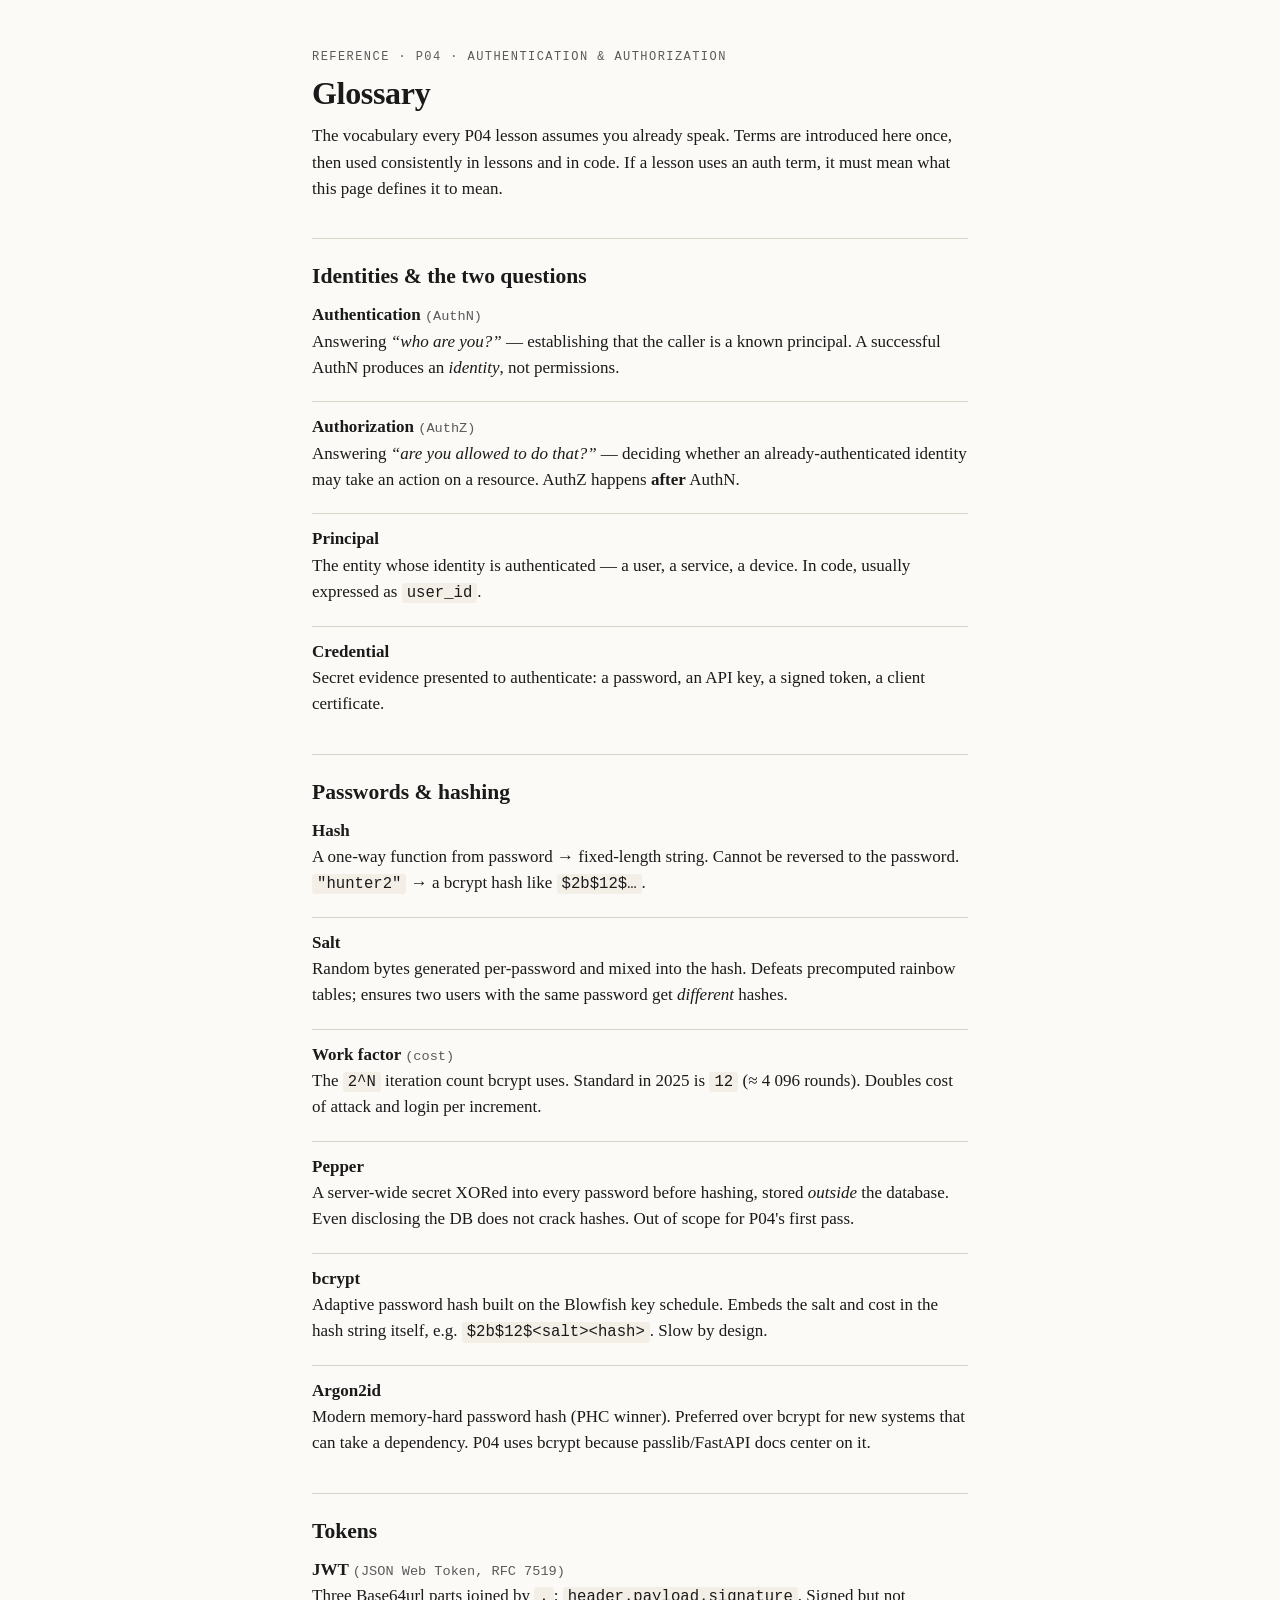
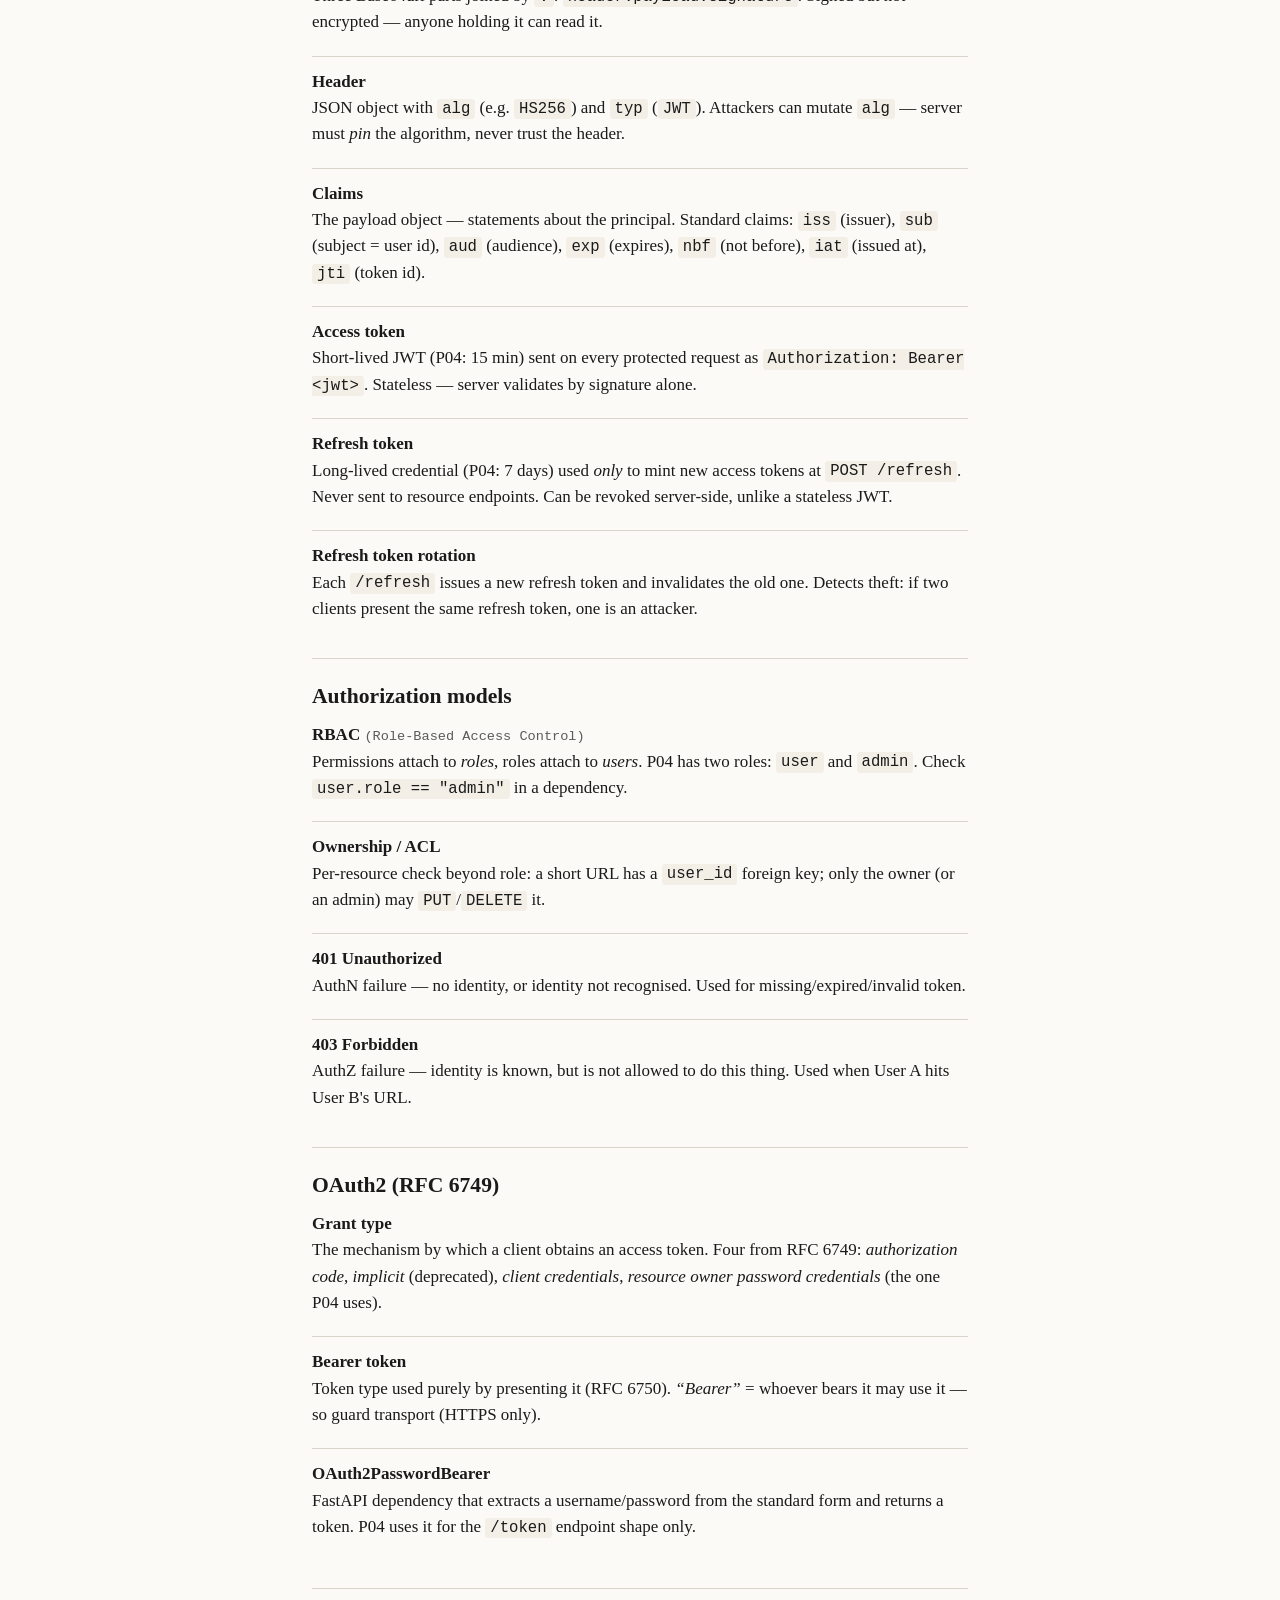
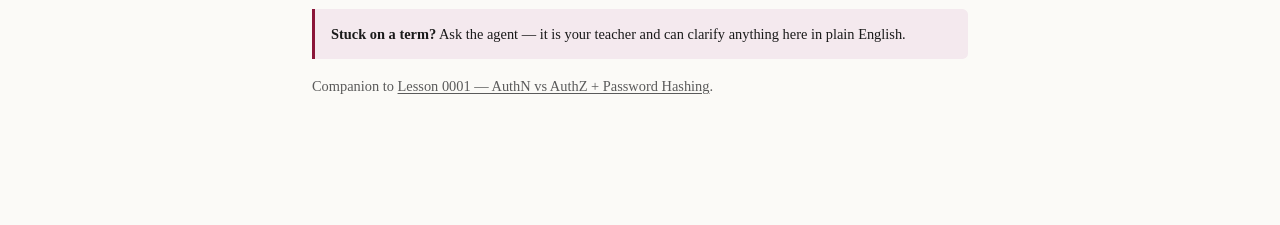
<file: p04/reference/glossary.html>
<!doctype html>
<html lang="en">
<head>
<meta charset="utf-8">
<meta name="viewport" content="width=device-width, initial-scale=1">
<title>P04 — Auth Glossary</title>
<link rel="stylesheet" href="../assets/styles.css">
<style>
  /* Glossary-specific tweaks only; everything else is shared. */
  dl.gloss { margin: 0 0 1.5rem; }
  dl.gloss > dt {
    font-weight: 600;
    margin-top: 1.25rem;
    padding-top: 0.75rem;
    border-top: 1px solid var(--rule);
  }
  dl.gloss > dt:first-child { border-top: 0; margin-top: 0; padding-top: 0; }
  dl.gloss > dd { margin-left: 0; margin-bottom: 0.25rem; }
  dl.gloss dt .alt { font-weight: 400; color: var(--muted); font-family: "JetBrains Mono", monospace; font-size: 0.85rem; }
</style>
</head>
<body>
<article class="lesson">
  <header class="lesson-head">
    <div class="eyebrow">Reference · P04 · Authentication &amp; Authorization</div>
    <h1>Glossary</h1>
    <p>The vocabulary every P04 lesson assumes you already speak. Terms are introduced here once, then used consistently in lessons and in code. If a lesson uses an auth term, it must mean what this page defines it to mean.</p>
  </header>

  <h2>Identities &amp; the two questions</h2>
  <dl class="gloss">
    <dt>Authentication <span class="alt">(AuthN)</span></dt>
    <dd>Answering <em>“who are you?”</em> — establishing that the caller is a known principal. A successful AuthN produces an <em>identity</em>, not permissions.</dd>

    <dt>Authorization <span class="alt">(AuthZ)</span></dt>
    <dd>Answering <em>“are you allowed to do that?”</em> — deciding whether an already-authenticated identity may take an action on a resource. AuthZ happens <strong>after</strong> AuthN.</dd>

    <dt>Principal</dt>
    <dd>The entity whose identity is authenticated — a user, a service, a device. In code, usually expressed as <code>user_id</code>.</dd>

    <dt>Credential</dt>
    <dd>Secret evidence presented to authenticate: a password, an API key, a signed token, a client certificate.</dd>
  </dl>

  <h2>Passwords &amp; hashing</h2>
  <dl class="gloss">
    <dt>Hash</dt>
    <dd>A one-way function from password → fixed-length string. Cannot be reversed to the password. <code>"hunter2"</code> → a bcrypt hash like <code>$2b$12$…</code>.</dd>

    <dt>Salt</dt>
    <dd>Random bytes generated per-password and mixed into the hash. Defeats precomputed rainbow tables; ensures two users with the same password get <em>different</em> hashes.</dd>

    <dt>Work factor <span class="alt">(cost)</span></dt>
    <dd>The <code>2^N</code> iteration count bcrypt uses. Standard in 2025 is <code>12</code> (≈ 4 096 rounds). Doubles cost of attack and login per increment.</dd>

    <dt>Pepper</dt>
    <dd>A server-wide secret XORed into every password before hashing, stored <em>outside</em> the database. Even disclosing the DB does not crack hashes. Out of scope for P04's first pass.</dd>

    <dt>bcrypt</dt>
    <dd>Adaptive password hash built on the Blowfish key schedule. Embeds the salt and cost in the hash string itself, e.g. <code>$2b$12$&lt;salt&gt;&lt;hash&gt;</code>. Slow by design.</dd>

    <dt>Argon2id</dt>
    <dd>Modern memory-hard password hash (PHC winner). Preferred over bcrypt for new systems that can take a dependency. P04 uses bcrypt because passlib/FastAPI docs center on it.</dd>
  </dl>

  <h2>Tokens</h2>
  <dl class="gloss">
    <dt>JWT <span class="alt">(JSON Web Token, RFC 7519)</span></dt>
    <dd>Three Base64url parts joined by <code>.</code>: <code>header.payload.signature</code>. Signed but not encrypted — anyone holding it can read it.</dd>

    <dt>Header</dt>
    <dd>JSON object with <code>alg</code> (e.g. <code>HS256</code>) and <code>typ</code> (<code>JWT</code>). Attackers can mutate <code>alg</code> — server must <em>pin</em> the algorithm, never trust the header.</dd>

    <dt>Claims</dt>
    <dd>The payload object — statements about the principal. Standard claims: <code>iss</code> (issuer), <code>sub</code> (subject = user id), <code>aud</code> (audience), <code>exp</code> (expires), <code>nbf</code> (not before), <code>iat</code> (issued at), <code>jti</code> (token id).</dd>

    <dt>Access token</dt>
    <dd>Short-lived JWT (P04: 15 min) sent on every protected request as <code>Authorization: Bearer &lt;jwt&gt;</code>. Stateless — server validates by signature alone.</dd>

    <dt>Refresh token</dt>
    <dd>Long-lived credential (P04: 7 days) used <em>only</em> to mint new access tokens at <code>POST /refresh</code>. Never sent to resource endpoints. Can be revoked server-side, unlike a stateless JWT.</dd>

    <dt>Refresh token rotation</dt>
    <dd>Each <code>/refresh</code> issues a new refresh token and invalidates the old one. Detects theft: if two clients present the same refresh token, one is an attacker.</dd>
  </dl>

  <h2>Authorization models</h2>
  <dl class="gloss">
    <dt>RBAC <span class="alt">(Role-Based Access Control)</span></dt>
    <dd>Permissions attach to <em>roles</em>, roles attach to <em>users</em>. P04 has two roles: <code>user</code> and <code>admin</code>. Check <code>user.role == "admin"</code> in a dependency.</dd>

    <dt>Ownership / ACL</dt>
    <dd>Per-resource check beyond role: a short URL has a <code>user_id</code> foreign key; only the owner (or an admin) may <code>PUT</code>/<code>DELETE</code> it.</dd>

    <dt>401 Unauthorized</dt>
    <dd>AuthN failure — no identity, or identity not recognised. Used for missing/expired/invalid token.</dd>

    <dt>403 Forbidden</dt>
    <dd>AuthZ failure — identity is known, but is not allowed to do this thing. Used when User A hits User B's URL.</dd>
  </dl>

  <h2>OAuth2 (RFC 6749)</h2>
  <dl class="gloss">
    <dt>Grant type</dt>
    <dd>The mechanism by which a client obtains an access token. Four from RFC 6749: <em>authorization code</em>, <em>implicit</em> (deprecated), <em>client credentials</em>, <em>resource owner password credentials</em> (the one P04 uses).</dd>

    <dt>Bearer token</dt>
    <dd>Token type used purely by presenting it (RFC 6750). <em>“Bearer”</em> = whoever bears it may use it — so guard transport (HTTPS only).</dd>

    <dt>OAuth2PasswordBearer</dt>
    <dd>FastAPI dependency that extracts a username/password from the standard form and returns a token. P04 uses it for the <code>/token</code> endpoint shape only.</dd>
  </dl>

  <footer>
    <span class="ask"><strong>Stuck on a term?</strong> Ask the agent — it is your teacher and can clarify anything here in plain English.</span>
    Companion to <a href="../lessons/0001-authn-authz-password-hashing.html">Lesson 0001 — AuthN vs AuthZ + Password Hashing</a>.
  </footer>
</article>
</body>
</html>
</file>
<file: p04/assets/styles.css>
/* P04 Auth — shared lesson stylesheet
 * Tufte-ish: restrained type, wide margins, serif body, generous measure.
 * Every lesson links this; never inline styles a second lesson would duplicate.
 */

:root {
  --bg: #fbfaf7;
  --ink: #1a1a1a;
  --muted: #5a5a5a;
  --rule: #d8d4ca;
  --accent: #8a1538;       /* deep crimson —.security / "danger" connotation */
  --accent-soft: #f4e9ee;
  --code-bg: #f3efe7;
  --good: #1f6b3a;
  --bad: #8a1538;
  --max-measure: 38rem;
}

* { box-sizing: border-box; }

html { scroll-behavior: smooth; }

body {
  margin: 0;
  background: var(--bg);
  color: var(--ink);
  font-family: "Iowan Old Style", "Palatino Linotype", "Source Serif Pro", Georgia, serif;
  font-size: 1.0625rem;
  line-height: 1.55;
  -webkit-font-smoothing: antialiased;
  text-rendering: optimizeLegibility;
}

.lesson {
  max-width: 44rem;
  margin: 0 auto;
  padding: 3rem 1.5rem 8rem;
}

/* --- Headings --- */
header.lesson-head { margin-bottom: 2rem; }
.eyebrow {
  font-family: "JetBrains Mono", "SFMono-Regular", Menlo, Consolas, monospace;
  font-size: 0.75rem;
  letter-spacing: 0.12em;
  text-transform: uppercase;
  color: var(--muted);
  margin-bottom: 0.5rem;
}
h1 {
  font-size: 2rem;
  font-weight: 600;
  line-height: 1.15;
  margin: 0 0 0.75rem;
  letter-spacing: -0.01em;
}
h2 {
  font-size: 1.35rem;
  font-weight: 600;
  margin: 2.25rem 0 0.75rem;
  line-height: 1.25;
  border-top: 1px solid var(--rule);
  padding-top: 1.5rem;
}
h3 {
  font-size: 1.075rem;
  font-weight: 600;
  margin: 1.5rem 0 0.5rem;
}
p, ul, ol { margin: 0 0 1rem; }
p + h2 { border-top: 0; padding-top: 0; }

/* --- Inline code & blocks --- */
code, kbd {
  font-family: "JetBrains Mono", "SFMono-Regular", Menlo, Consolas, monospace;
  font-size: 0.92em;
}
:not(pre) > code {
  background: var(--code-bg);
  padding: 0.08em 0.32em;
  border-radius: 0.2em;
}
pre {
  background: var(--code-bg);
  padding: 1rem 1.15rem;
  border-radius: 0.35rem;
  overflow-x: auto;
  font-size: 0.86rem;
  line-height: 1.5;
  border-left: 3px solid var(--accent);
  margin: 0 0 1.25rem;
}
pre code { background: transparent; padding: 0; }
code .c { color: var(--muted); font-style: italic; }   /* commentClass hook */

/* --- Pull quote / callout --- */
.callout {
  margin: 1.5rem 0;
  padding: 0.9rem 1.05rem 0.9rem 1.25rem;
  border-left: 3px solid var(--accent);
  background: var(--accent-soft);
  border-radius: 0 0.35rem 0.35rem 0;
  font-size: 0.98rem;
}
.callout.warn { border-left-color: var(--bad); }

/* --- Tables --- */
table {
  width: 100%;
  border-collapse: collapse;
  margin: 0 0 1.25rem;
  font-size: 0.94rem;
}
th, td {
  text-align: left;
  padding: 0.5rem 0.6rem;
  border-bottom: 1px solid var(--rule);
  vertical-align: top;
}
th { font-weight: 600; background: var(--code-bg); }

/* --- Links --- */
a {
  color: var(--accent);
  text-decoration: underline;
  text-decoration-thickness: 1px;
  text-underline-offset: 2px;
}
a:hover { text-decoration-thickness: 2px; }

/* --- Citation markers --- */
sup a {
  text-decoration: none;
  font-size: 0.7em;
  font-family: "JetBrains Mono", monospace;
  color: var(--muted);
}

/* --- Footer / ask-the-teacher --- */
footer {
  margin-top: 3rem;
  padding-top: 1.25rem;
  border-top: 1px solid var(--rule);
  font-size: 0.9rem;
  color: var(--muted);
}
footer .ask {
  display: block;
  background: var(--accent-soft);
  border-left: 3px solid var(--accent);
  padding: 0.85rem 1rem;
  margin-bottom: 1rem;
  color: var(--ink);
  border-radius: 0 0.35rem 0.35rem 0;
}
footer a { color: inherit; }

/* --- Quiz widget (reusable) --- */
.quiz {
  margin: 1.25rem 0;
  padding: 1.1rem 1.25rem;
  border: 1px solid var(--rule);
  border-radius: 0.5rem;
  background: #fffefb;
}
.quiz .q-prompt {
  font-weight: 600;
  margin-bottom: 0.75rem;
  font-size: 1rem;
}
.quiz ol { list-style: upper-alpha; padding-left: 1.5rem; margin-bottom: 0.75rem; }
.quiz li { margin-bottom: 0.45rem; }
.quiz .feedback {
  font-size: 0.9rem;
  padding: 0.55rem 0.7rem;
  border-radius: 0.3rem;
  display: block;
  border: 1px solid transparent;
}
.quiz .feedback.ok { background: #ecf6ef; border-color: #c6e3cf; color: var(--good); }
.quiz .feedback.no { background: var(--accent-soft); border-color: #e8c8d2; color: var(--bad); }
.quiz button {
  margin-top: 0.6rem;
  font-family: inherit;
  font-size: 0.92rem;
  padding: 0.4rem 0.85rem;
  border: 1px solid var(--ink);
  background: var(--ink);
  color: var(--bg);
  border-radius: 0.3rem;
  cursor: pointer;
}
.quiz button:hover { background: var(--accent); border-color: var(--accent); }
.quiz .answered li.correct { background: #ecf6ef; border-radius: 0.25rem; }
.quiz .answered li.wrong-pick { background: var(--accent-soft); border-radius: 0.25rem; }

/* Print-friendly */
@media print {
  body { background: #fff; }
  .quiz button { display: none; }
  .callout, pre { border-color: #999; }
  a { color: var(--ink); }
}
</file>
